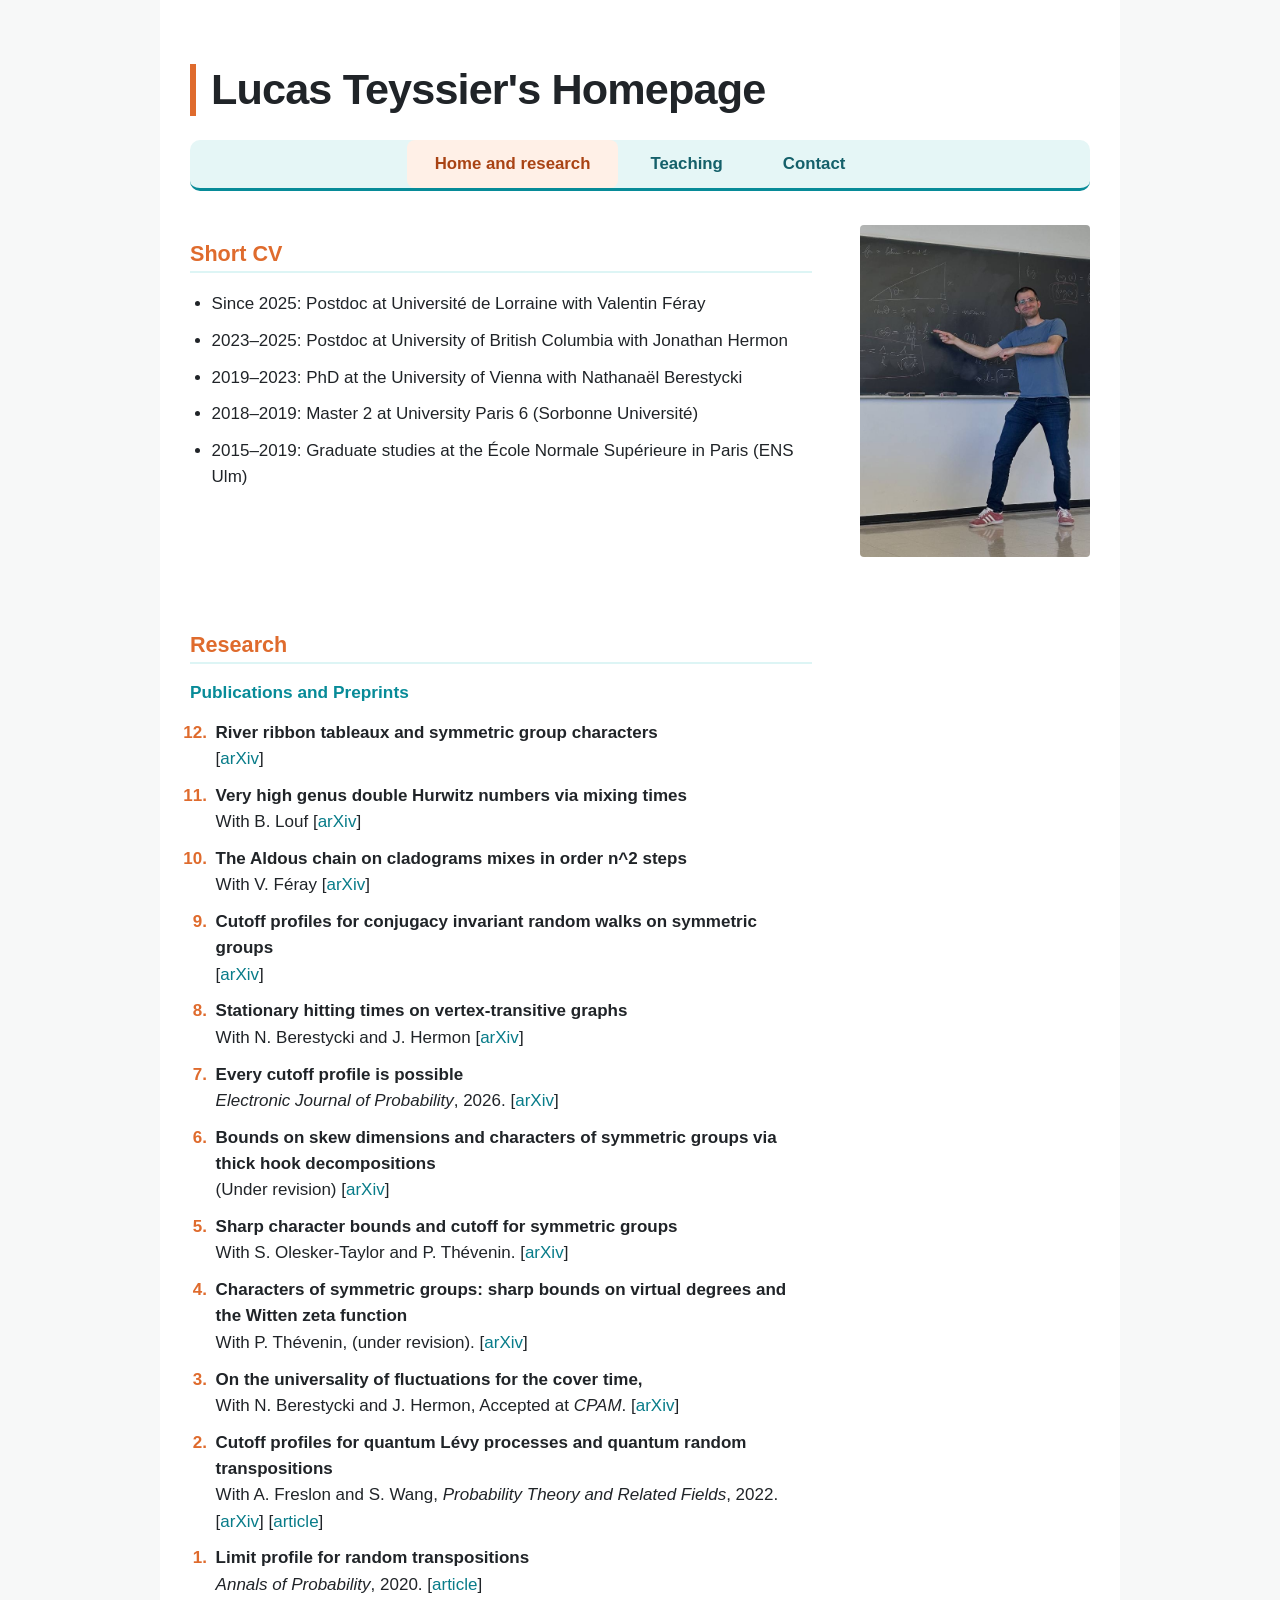
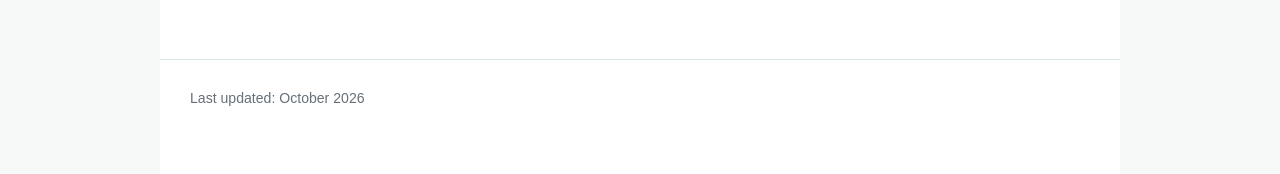
<file: index.html>
<!doctype html>
<html lang="en">
  <head>
    <meta charset="utf-8">
    <meta name="viewport" content="width=device-width, initial-scale=1">
    <meta name="description" content="Academic homepage of Your Name">
    <title>Lucas Teyssier — Home and research</title>
    <link rel="stylesheet" href="style.css">
  </head>
  <body>
    <header>
      <h1>Lucas Teyssier's Homepage</h1>
      <nav class="site-nav" aria-label="Main navigation">
        <ul>
          <li><a href="index.html" aria-current="page">Home and research</a></li>
          <li><a href="teaching.html">Teaching</a></li>
          <li><a href="contact.html">Contact</a></li>
        </ul>
      </nav>
    </header>

    <main>
      <div class="home-grid">
        <section>
          <h2>Short CV</h2>
          <ul class="compact-list">
            <li>Since 2025: Postdoc at Université de Lorraine with Valentin Féray</li>
            <li>2023–2025: Postdoc at University of British Columbia with Jonathan Hermon</li>
            <li>2019–2023: PhD at the University of Vienna with Nathanaël Berestycki</li>
            <li>2018–2019: Master 2 at University Paris 6 (Sorbonne Université)</li>
	    <li>2015–2019: Graduate studies at the École Normale Supérieure in Paris (ENS Ulm)</li>
          </ul>
	</section>

        <aside aria-label="Profile photograph">
          <!-- To use a photograph, replace the div below with:
          <img class="portrait" src="profile.jpg" alt="Portrait of Your Name">
          Then add profile.jpg to this folder. -->
          <img class="portrait" src="profile.jpg" alt="Portrait of Your Name">
        </aside>

      <section class="research-section">
        <h2>Research</h2>

        <h3>Publications and Preprints</h3>
        <ol class="publication-list" reversed>
<li>
            <span class="paper-title">River ribbon tableaux and symmetric group characters</span><br>
            
            <span class="paper-links">[<a href="https://arxiv.org/abs/2610.18239">arXiv</a>]</span>
          </li>
<li>
            <span class="paper-title">Very high genus double Hurwitz numbers via mixing times</span><br>
            With B. Louf
            <span class="paper-links">[<a href="https://arxiv.org/abs/2610.16818">arXiv</a>]</span>
          </li>
<li>
            <span class="paper-title">The Aldous chain on cladograms mixes in order n^2 steps</span><br>
            With V. F&eacute;ray
            <span class="paper-links">[<a href="https://arxiv.org/abs/2609.16955">arXiv</a>]</span>
          </li>
<li>
            <span class="paper-title">Cutoff profiles for conjugacy invariant random walks on symmetric groups</span><br>
            
            <span class="paper-links">[<a href="https://arxiv.org/pdf/2605.28770">arXiv</a>]</span>
          </li>
<li>
            <span class="paper-title">Stationary hitting times on vertex-transitive graphs</span><br>
            With N. Berestycki and J. Hermon
            <span class="paper-links">[<a href="https://arxiv.org/pdf/2601.03864">arXiv</a>]</span>
          </li>
<li>
            <span class="paper-title">Every cutoff profile is possible</span><br>
            <em>Electronic Journal of Probability</em>, 2026.
            <span class="paper-links">[<a href="https://arxiv.org/pdf/2509.23069">arXiv</a>]</span>
          </li>
<li>
            <span class="paper-title">Bounds on skew dimensions and characters of symmetric groups via thick hook decompositions</span><br> (Under revision)
            <span class="paper-links">[<a href="https://arxiv.org/pdf/2508.06770">arXiv</a>]</span>
          </li>
<li>
            <span class="paper-title">Sharp character bounds and cutoff for symmetric groups</span><br>
            With S. Olesker-Taylor and P. Th&eacute;venin.
            <span class="paper-links">[<a href="https://arxiv.org/pdf/2503.12735">arXiv</a>]</span>
          </li>
<li>
            <span class="paper-title">Characters of symmetric groups: sharp bounds on virtual degrees and the Witten zeta function</span><br>
            With P. Th&eacute;venin, (under revision).
            <span class="paper-links">[<a href="https://arxiv.org/pdf/2411.04347">arXiv</a>]</span>
          </li>
		<li>
            <span class="paper-title">On the universality of fluctuations for the cover time,</span><br>
            With N. Berestycki and J. Hermon, Accepted at <em>CPAM</em>.
            <span class="paper-links">[<a href="https://arxiv.org/pdf/2202.02255">arXiv</a>]</span>
          </li>
          <li>
            <span class="paper-title">Cutoff profiles for quantum L&eacute;vy processes and quantum random transpositions</span><br>
            With A. Freslon and S. Wang, <em>Probability Theory and Related Fields</em>, 2022.
            <span class="paper-links">[<a href="https://arxiv.org/pdf/2010.03273">arXiv</a>] [<a href="https://link.springer.com/article/10.1007/s00440-022-01121-4">article</a>]</span>
          </li>
          <li>
            <span class="paper-title">Limit profile for random transpositions</span><br>
            <em>Annals of Probability</em>, 2020.
            <span class="paper-links">[<a href="https://projecteuclid.org/journals/annals-of-probability/volume-48/issue-5/Limit-profile-for-random-transpositions/10.1214/20-AOP1424.pdf">article</a>]</span>
          </li>
        </ol>
             </section>
    </main>

    <footer>
      <p>Last updated: October 2026</p>
    </footer>
  </body>
</html>
</file>
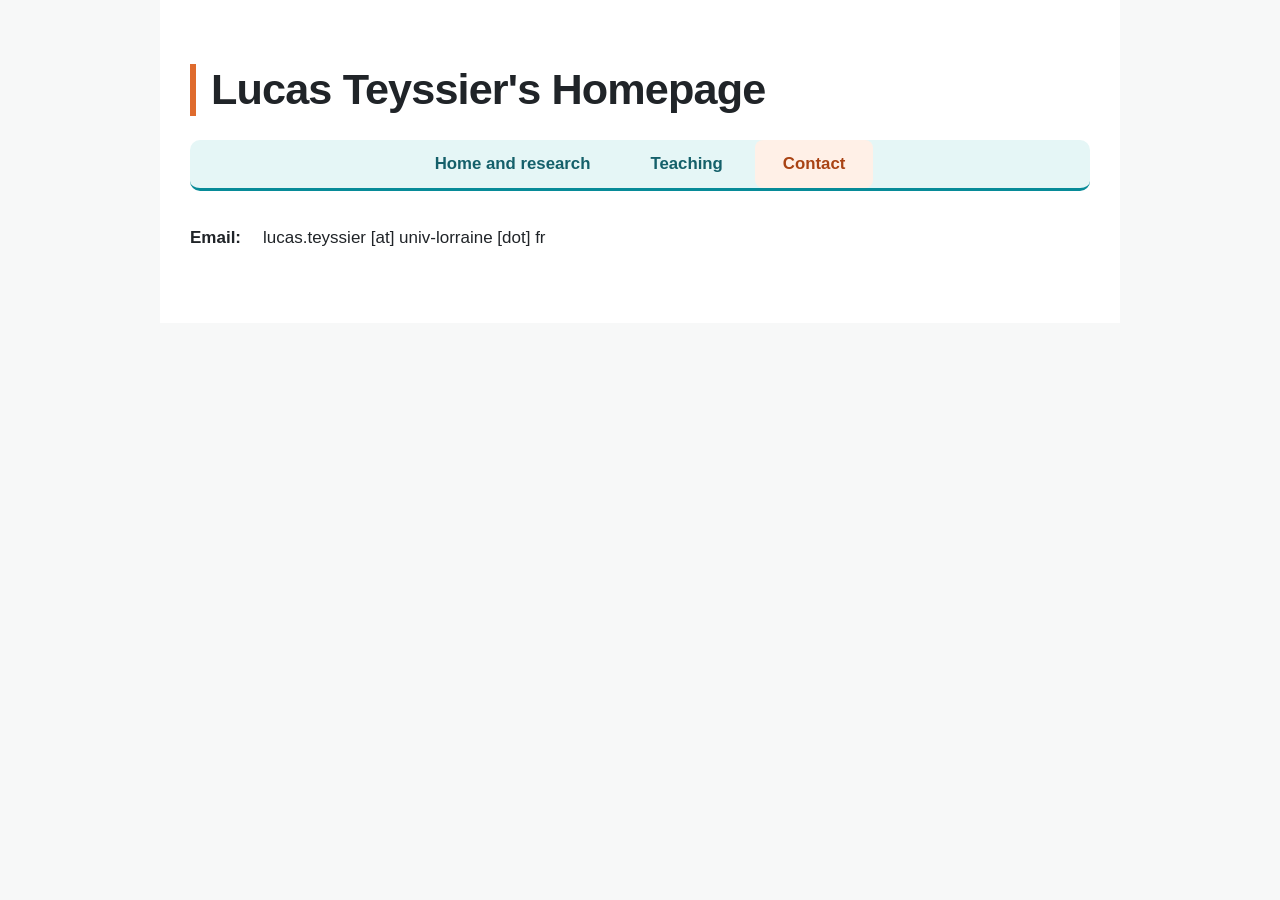
<file: contact.html>
<!doctype html>
<html lang="en">
  <head>
    <meta charset="utf-8">
    <meta name="viewport" content="width=device-width, initial-scale=1">
    <meta name="description" content="Contact details for Your Name">
    <title>Lucas Teyssier — Contact</title>
    <link rel="stylesheet" href="style.css">
  </head>
  <body>
    <header>
      <h1>Lucas Teyssier's Homepage</h1>
      <nav class="site-nav" aria-label="Main navigation">
        <ul>
          <li><a href="index.html">Home and research</a></li>
          <li><a href="teaching.html">Teaching</a></li>
          <li><a href="contact.html" aria-current="page">Contact</a></li>
        </ul>
      </nav>
    </header>



    <main>
     <!-- <h2>Your Name</h2>
      <p>Position<br>Department of Mathematics<br>University Name</p>
-->
      <dl class="contact-list">
        <dt>Email:</dt>
        <dd>lucas.teyssier [at] univ-lorraine [dot] fr</dd>
      </dl>

        <!--
<dd><a href="mailto:your.name@example.edu">your.name@example.edu</a></dd>

        <dt>Office</dt>
        <dd>Building, room 000</dd>

        <dt>Address</dt>
        <dd>University address, postal code, city, country</dd>
        <dt>Profiles</dt>
        <dd>
          <a href="#">Google Scholar</a> ·
          <a href="#">arXiv</a> ·
          <a href="#">ORCID</a>
        </dd>
      -->

    </main>

<!--
  <footer>
      <p>Last updated: August 2026</p>
    </footer>
-->


   
  </body>
</html>
</file>
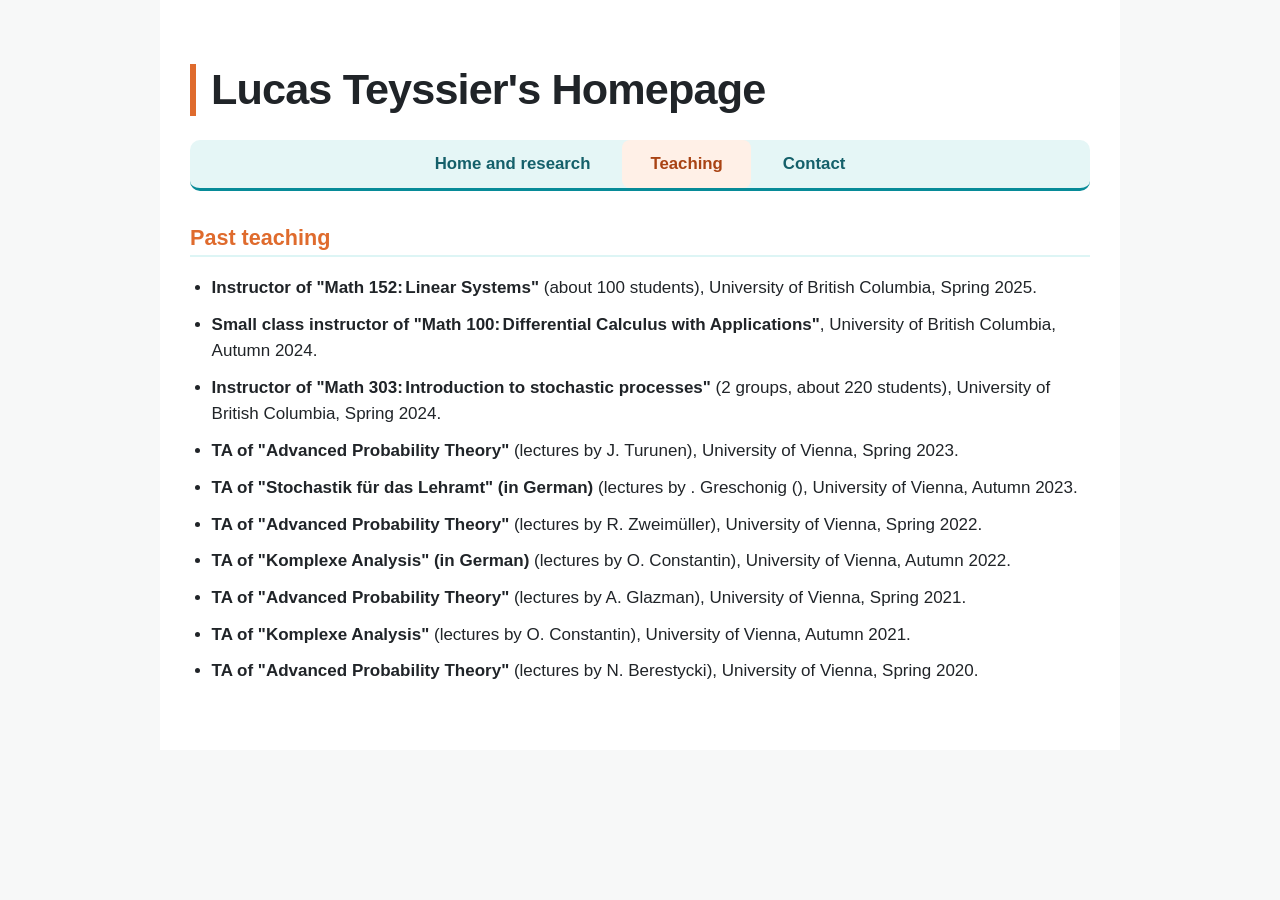
<file: teaching.html>
<!doctype html>
<html lang="en">
  <head>
    <meta charset="utf-8">
    <meta name="viewport" content="width=device-width, initial-scale=1">
    <meta name="description" content="Teaching by Your Name">
    <title>Lucas Teyssier — Teaching</title>
    <link rel="stylesheet" href="style.css">
  </head>
  <body>
    <header>
      <h1>Lucas Teyssier's Homepage</h1>
      <nav class="site-nav" aria-label="Main navigation">
        <ul>
          <li><a href="index.html">Home and research</a></li>
          <li><a href="teaching.html" aria-current="page">Teaching</a></li>
          <li><a href="contact.html">Contact</a></li>
        </ul>
      </nav>
    </header>



    <main>


<!--
      <h2>Current teaching</h2>
      <h3>Course title — University, term 20XX</h3>
      <p>
        Short description of the course.
        [<a href="#">course materials</a>]
      </p>
-->

      <h2>Past teaching</h2>
      <ul class="compact-list">
	<li><strong>Instructor of "Math 152: Linear Systems"</strong> (about 100 students), University of British Columbia, Spring 2025.</li>

        <li><strong>Small class instructor of "Math 100: Differential Calculus with Applications"</strong>, University of British Columbia, Autumn 2024.</li>

	<li><strong>Instructor of "Math 303: Introduction to stochastic processes"</strong> (2 groups, about 220 students), University of British Columbia, Spring 2024.</li>

        
	<li><strong>TA of "Advanced Probability Theory"</strong> (lectures by J. Turunen), University of Vienna, Spring 2023.</li>

	<li><strong>TA of "Stochastik für das Lehramt" (in German) </strong> (lectures by . Greschonig (), University of Vienna, Autumn 2023.</li>

	<li><strong>TA of "Advanced Probability Theory"</strong> (lectures by R. Zweimüller), University of Vienna, Spring 2022.</li>

	<li><strong>TA of "Komplexe Analysis" (in German) </strong> (lectures by O. Constantin), University of Vienna, Autumn 2022.</li>

	<li><strong>TA of "Advanced Probability Theory"</strong> (lectures by A. Glazman), University of Vienna, Spring 2021.</li>

	<li><strong>TA of "Komplexe Analysis"</strong> (lectures by O. Constantin), University of Vienna, Autumn 2021.</li>

	<li><strong>TA of "Advanced Probability Theory"</strong> (lectures by N. Berestycki), University of Vienna, Spring 2020.</li>
      </ul>
    </main>







<!--
    <footer>
      <p>Last updated: Month 20XX</p>
    </footer>
-->

  </body>
</html>
</file>
<file: style.css>
:root {
  --page-width: 960px;
  --text: #202428;
  --muted: #667078;
  --cyan: #078b98;
  --cyan-soft: #ddf5f5;
  --orange: #df6b2d;
  --orange-soft: #fff0e7;
  --link: #087c89;
  --nav-background: #e5f6f6;
  --nav-hover: #fff0e7;
  --line: #d6e7e7;
  --paper: #ffffff;
  --canvas: #f7f8f8;
}

* {
  box-sizing: border-box;
}

html {
  background: var(--canvas);
}

body {
  width: min(var(--page-width), calc(100% - 32px));
  margin: 0 auto;
  padding: 64px 0 48px;
  color: var(--text);
  background: var(--paper);
  font-family: Calibri, "Segoe UI", Arial, sans-serif;
  font-size: 17px;
  line-height: 1.55;
}

header,
main,
footer {
  padding-inline: 30px;
}

h1,
h2,
h3 {
  line-height: 1.2;
}

h1 {
  margin: 0 0 24px;
  padding-left: 15px;
  border-left: 6px solid var(--orange);
  font-size: clamp(2rem, 5vw, 2.7rem);
  font-weight: 650;
  letter-spacing: -0.02em;
}

h2 {
  margin-top: 1rem;
  padding-bottom: 0.28rem;
  border-bottom: 2px solid var(--cyan-soft);
  color: var(--orange);
  font-size: 1.35rem;
}

h3 {
  margin: 0rem 0 0.45rem;
  color: var(--cyan);
  font-size: 1.08rem;
}

p {
  margin: 0.65rem 0 1rem;
}

a {
  color: var(--link);
  text-decoration: none;
}

a:hover,
a:focus-visible {
  text-decoration: underline;
}

.site-nav {
  margin-bottom: 34px;
  border-bottom: 3px solid var(--cyan);
  border-radius: 10px;
  background: var(--nav-background);
}

.site-nav ul {
  display: flex;
  justify-content: center;
  gap: 4px;
  margin: 0;
  padding: 0;
  list-style: none;
}

.site-nav a {
  display: block;
  padding: 11px 28px;
  border-radius: 8px;
  color: #14606a;
  font-size: 1.05rem;
  font-weight: 650;
}

.site-nav a:hover,
.site-nav a:focus-visible,
.site-nav a[aria-current="page"] {
  background: var(--nav-hover);
  color: #a94314;
  text-decoration: none;
}

.home-grid {
  display: grid;
  grid-template-columns: minmax(0, 1fr) 230px;
  gap: 48px;
  align-items: start;
}

.portrait-placeholder {
  display: grid;
  width: 230px;
  aspect-ratio: 4 / 5;
  place-items: center;
  border: 1px dashed var(--cyan);
  border-radius: 4px;
  color: var(--muted);
  background: linear-gradient(145deg, var(--cyan-soft), var(--orange-soft));
  text-align: center;
}

.portrait {
  display: block;
  width: 230px;
  height: auto;
  border-radius: 4px;
}

.compact-list,
.publication-list {
  padding-left: 1.35rem;
}

.compact-list li,
.publication-list li {
  margin-bottom: 0.65rem;
}

.publication-list li {
  padding-left: 0.25rem;
}

.publication-list li::marker {
  color: var(--orange);
  font-weight: 650;
}

.research-section {
  margin-top: 1.5rem;
  padding-top: 0.2rem;
}


.research-section > h2 {
  margin-top: 0;
}


.paper-title {
  font-weight: 650;
}

.paper-links {
  white-space: nowrap;
}

.muted {
  color: var(--muted);
}

.contact-list {
  display: grid;
  grid-template-columns: max-content 1fr;
  gap: 8px 22px;
  margin: 1.5rem 0;
}

.contact-list dt {
  font-weight: 650;
}

.contact-list dd {
  margin: 0;
}

footer {
  margin-top: 44px;
  padding-top: 18px;
  border-top: 1px solid var(--line);
  color: var(--muted);
  font-size: 0.88rem;
}

@media (max-width: 720px) {
  body {
    width: 100%;
    padding-top: 28px;
  }

  header,
  main,
  footer {
    padding-inline: 22px;
  }

  .site-nav ul {
    flex-wrap: wrap;
  }

  .site-nav a {
    padding: 10px 15px;
  }

  .home-grid {
    grid-template-columns: 1fr;
  }

  .portrait-placeholder,
  .portrait {
    width: min(230px, 70vw);
  }
}
</file>
